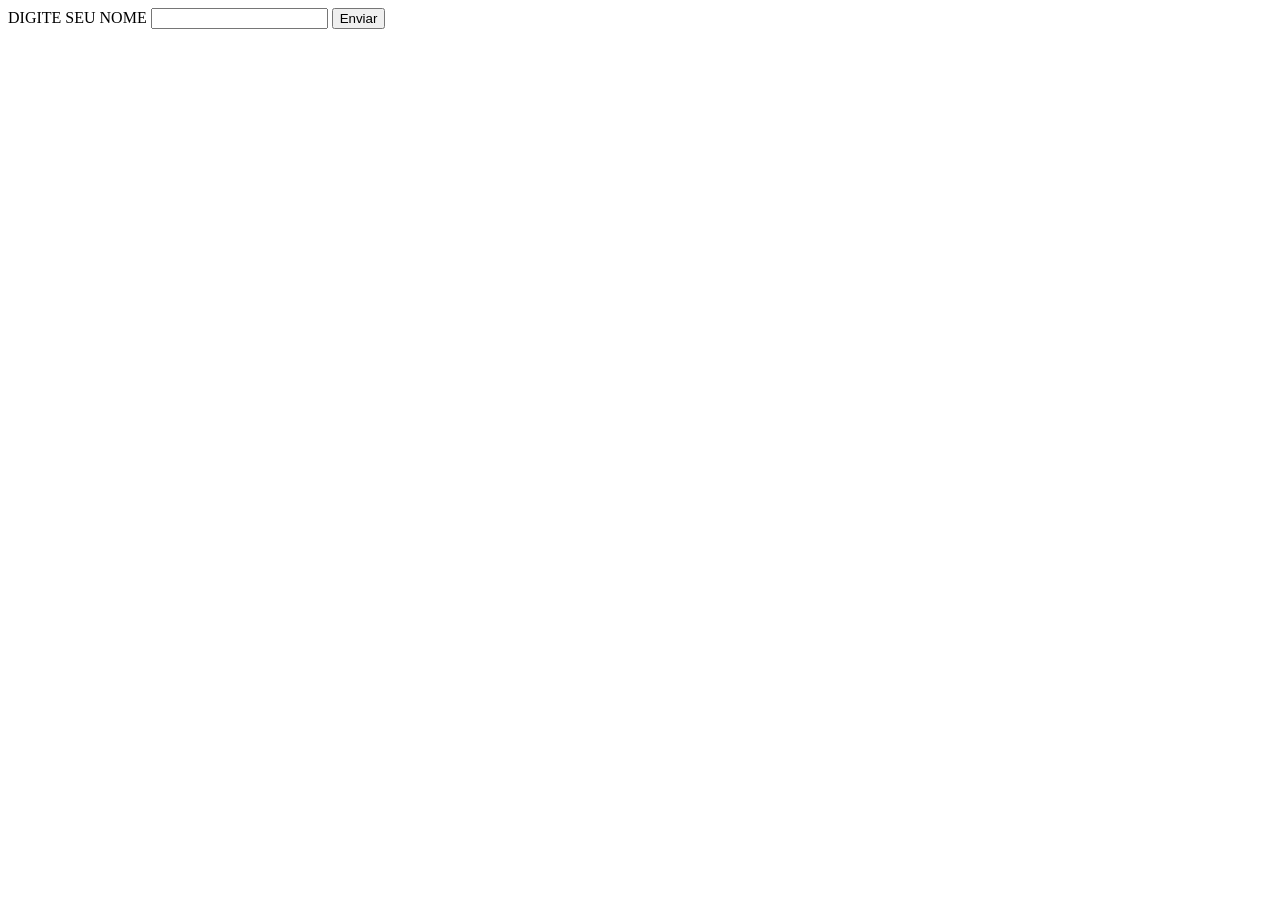
<file: atividade_2/index.html>
<!DOCTYPE html>
<html lang="en">
<head>
    <meta charset="UTF-8">
    <meta name="viewport" content="width=device-width, initial-scale=1.0">
    <title>Document</title>
</head>
<body>
    
    <form action="submit" id="form-contato">

        <label for="nome">DIGITE SEU NOME</label>
        <input type="text" id="nome">

        <input type="submit" name="" id="" value="Enviar" />
    </form>


    <script>
  const formulario = document.querySelector(
"#form-contato");



  formulario.addEventListener("submit",
function (event) {
    event.preventDefault();
    const nome = document.querySelector("#nome").value
console.log(nome)
    alert("Mensagem enviada comsucesso!"+nome);
  });
</script>
</body>
</html>
</file>
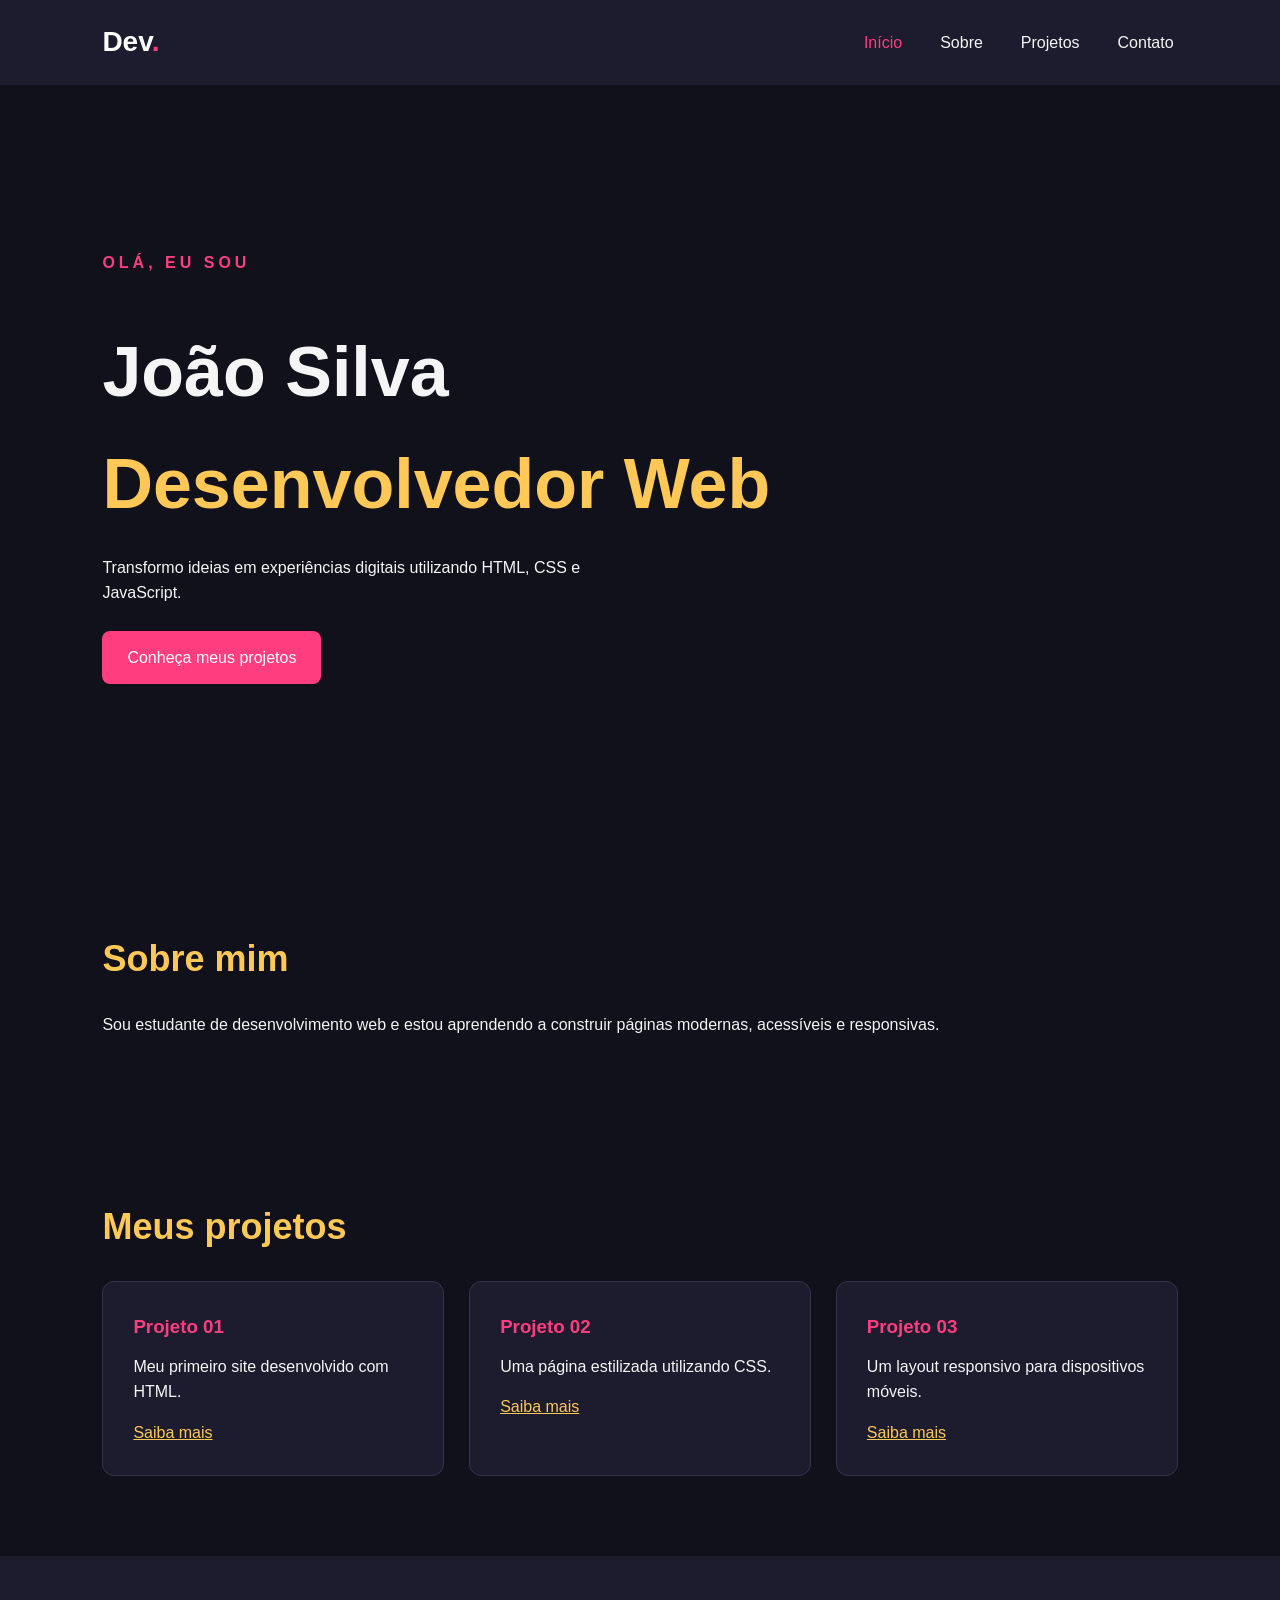
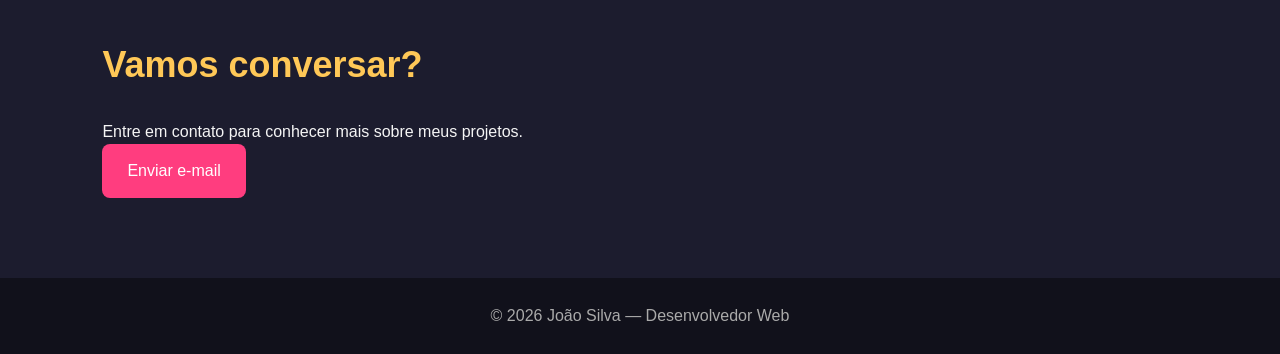
<file: aula_15/index.html>
<!DOCTYPE html>
<html lang="pt-BR">
<head>
    <meta charset="UTF-8">
    <meta name="viewport" content="width=device-width, initial-scale=1.0">

    <title>Meu Portfólio | Desenvolvedor</title>

    <link rel="stylesheet" href="style.css">
</head>
<body>
    <!-- CABEÇALHO -->
    <header class="topo">
        <a href="#inicio" class="marca">
            Dev<span>.</span>
        </a>
        <!-- CHECKBOX HACK -->
        <input
            type="checkbox"
            id="menu-toggle"
            class="menu-toggle"
        >
        <!-- BOTÃO HAMBÚRGUER -->
        <label
            for="menu-toggle"
            class="menu-botao"
            aria-label="Abrir ou fechar menu de navegação"
        >
            ☰
        </label>

        <!-- NAVEGAÇÃO -->
        <nav aria-label="Navegação principal">

            <ul class="menu">

                <li>
                    <a href="#inicio" aria-current="page">
                        Início
                    </a>
                </li>

                <li>
                    <a href="#sobre">
                        Sobre
                    </a>
                </li>

                <li>
                    <a href="#projetos">
                        Projetos
                    </a>
                </li>

                <li>
                    <a href="#contato">
                        Contato
                    </a>
                </li>

            </ul>

        </nav>

    </header>

    <!-- CONTEÚDO PRINCIPAL -->
    <main>

        <!-- INÍCIO -->
        <section id="inicio" class="inicio">

            <p class="destaque">OLÁ, EU SOU</p>

            <h1>
                João Silva
                <span>Desenvolvedor Web</span>
            </h1>

            <p>
                Transformo ideias em experiências digitais
                utilizando HTML, CSS e JavaScript.
            </p>

            <a href="#projetos" class="botao">
                Conheça meus projetos
            </a>

        </section>

        <!-- SOBRE -->
        <section id="sobre" class="secao">

            <h2>Sobre mim</h2>

            <p>
                Sou estudante de desenvolvimento web e estou
                aprendendo a construir páginas modernas,
                acessíveis e responsivas.
            </p>

        </section>

        <!-- PROJETOS -->
        <section id="projetos" class="secao">

            <h2>Meus projetos</h2>

            <div class="projetos">

                <article class="card">
                    <h3>Projeto 01</h3>
                    <p>Meu primeiro site desenvolvido com HTML.</p>
                    <a href="#contato">Saiba mais</a>
                </article>

                <article class="card">
                    <h3>Projeto 02</h3>
                    <p>Uma página estilizada utilizando CSS.</p>
                    <a href="#contato">Saiba mais</a>
                </article>

                <article class="card">
                    <h3>Projeto 03</h3>
                    <p>Um layout responsivo para dispositivos móveis.</p>
                    <a href="#contato">Saiba mais</a>
                </article>

            </div>

        </section>

        <!-- CONTATO -->
        <section id="contato" class="secao contato">

            <h2>Vamos conversar?</h2>

            <p>
                Entre em contato para conhecer mais sobre
                meus projetos.
            </p>

            <a href="mailto:contato@email.com" class="botao">
                Enviar e-mail
            </a>

        </section>

    </main>

    <!-- RODAPÉ -->
    <footer>
        <p>© 2026 João Silva — Desenvolvedor Web</p>
    </footer>

</body>
</html>
</file>
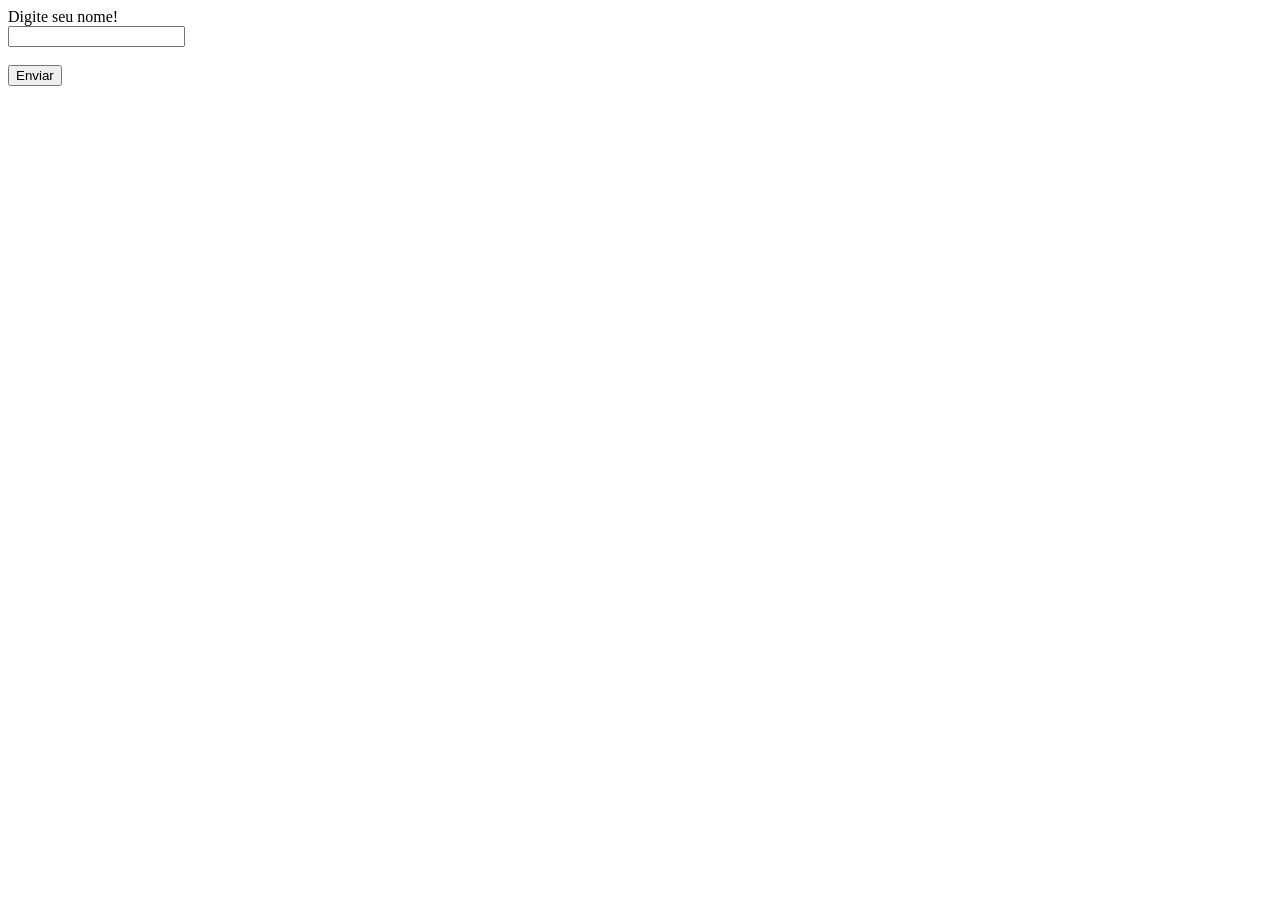
<file: aula_10/exemplo/exemplo_01.html>
<!DOCTYPE html>
<html lang="en">
<head>
    <meta charset="UTF-8">
    <meta name="viewport" content="width=device-width, initial-scale=1.0">
    <title>Document</title>
</head>
<body>

    <form action="submit" id="formulario">
        <label for="nome">Digite seu nome!</label><br>
        <input type="text" id="nome"><br><br>
        <input type="submit" value="Enviar">
    </form>
    <script>
        const form = document.querySelector("#formulario")
        form.addEventListener("submit",
            function(event){
                event.preventDefault()
                const nome = document.querySelector("#nome").value
                alert("Formulario preenchido com sucesso!" + nome)
            }
        )
    </script>
    
</body>
</html>
</file>
<file: aula_15/style.css>
/* =================================
   1. CONFIGURAÇÕES GERAIS
================================= */

* {
    margin: 0;
    padding: 0;
    box-sizing: border-box;
}

html {
    scroll-behavior: smooth;
}

body {
    font-family: Arial, sans-serif;
    background: #11111b;
    color: #f5f5f5;
    line-height: 1.6;
}

/* =================================
   2. CABEÇALHO E MENU
================================= */

.topo {
    background: #1c1c2e;
    padding: 20px 8%;

    display: flex;
    justify-content: space-between;
    align-items: center;
}

.marca {
    font-size: 28px;
    font-weight: bold;
    color: white;
    text-decoration: none;
}

.marca span {
    color: #ff3d7f;
}

/* LISTA DO MENU */

.menu {
    list-style: none;

    display: flex;
    gap: 30px;
}

/* LINKS */

.menu a {
    position: relative;
    display: inline-block;

    color: #f5f5f5;
    text-decoration: none;

    padding: 8px 4px;

    transition: color .3s;
}

/* =================================
   3. PSEUDO-CLASSES
================================= */

/* QUANDO O MOUSE PASSA */

.menu a:hover {
    color: #ffc857;
}

/* QUANDO O LINK É PRESSIONADO */

.menu a:active {
    transform: translateY(2px);
}

/* QUANDO RECEBE FOCO */

.menu a:focus {
    color: #ffc857;
}

/* FOCO VISÍVEL PELO TECLADO */

.menu a:focus-visible {
    outline: 3px solid #ffc857;
    outline-offset: 5px;
    border-radius: 4px;
}

/* PÁGINA ATUAL */

.menu a[aria-current="page"] {
    color: #ff3d7f;
}

/* =================================
   4. PSEUDO-ELEMENTOS
================================= */

/* LINHA DECORATIVA */

.menu a::after {
    content: "";

    position: absolute;
    left: 0;
    bottom: -3px;

    width: 0;
    height: 3px;

    background: #ffc857;

    transition: width .3s;
}

/* LINHA APARECE NO HOVER E FOCO */

.menu a:hover::after,
.menu a:focus-visible::after {
    width: 100%;
}

/* =================================
   5. SEÇÃO INICIAL
================================= */

.inicio {
    min-height: 85vh;
    padding: 100px 8%;

    display: flex;
    flex-direction: column;
    justify-content: center;
    align-items: flex-start;
}

.destaque {
    color: #ff3d7f;
    font-weight: bold;
    letter-spacing: 4px;
}

.inicio h1 {
    font-size: clamp(40px, 6vw, 70px);
    margin: 15px 0;
}

.inicio h1 span {
    display: block;
    color: #ffc857;
}

.inicio p {
    max-width: 550px;
    margin-bottom: 25px;
}

/* =================================
   6. BOTÕES
================================= */

.botao {
    position: relative;

    display: inline-block;

    padding: 14px 25px;

    background: #ff3d7f;
    color: white;

    text-decoration: none;
    border-radius: 8px;

    transition: .3s;
}

.botao:hover {
    background: #ffc857;
    color: #11111b;
    transform: translateY(-3px);
}

.botao:focus-visible {
    outline: 3px solid #ffc857;
    outline-offset: 5px;
}

.botao:active {
    transform: scale(.96);
}

/* =================================
   7. SEÇÕES
================================= */

.secao {
    padding: 80px 8%;
}

.secao h2 {
    font-size: 36px;
    color: #ffc857;
    margin-bottom: 25px;
}

/* =================================
   8. PROJETOS
================================= */

.projetos {
    display: grid;

    grid-template-columns:
        repeat(auto-fit, minmax(220px, 1fr));

    gap: 25px;
}

.card {
    background: #1c1c2e;
    padding: 30px;
    border-radius: 12px;

    border: 1px solid #33334a;

    transition: transform .3s, border-color .3s;
}

.card:hover {
    transform: translateY(-8px);
    border-color: #ff3d7f;
}

.card h3 {
    color: #ff3d7f;
    margin-bottom: 12px;
}

.card a {
    display: inline-block;
    margin-top: 15px;
    color: #ffc857;
}

.card a:focus-visible {
    outline: 3px solid #ffc857;
    outline-offset: 4px;
}

/* =================================
   9. CONTATO E RODAPÉ
================================= */

.contato {
    background: #1c1c2e;
}

footer {
    text-align: center;
    padding: 25px;
    color: #aaa;
}

/* =================================
   10. CHECKBOX HACK
================================= */

/* ESCONDE VISUALMENTE O CHECKBOX,
   MAS MANTÉM O ELEMENTO ACESSÍVEL */

.menu-toggle {
    position: absolute;
    width: 1px;
    height: 1px;
    opacity: 0;
}

/* FOCO NO CHECKBOX */

.menu-toggle:focus-visible + .menu-botao {
    outline: 3px solid #ffc857;
    outline-offset: 5px;
}

/* BOTÃO HAMBÚRGUER */

.menu-botao {
    display: none;
    font-size: 30px;
    cursor: pointer;
}

/* CHECKBOX MARCADO: ABRE O MENU */

.menu-toggle:checked ~ nav .menu {
    display: flex;
}

/* =================================
   11. RESPONSIVIDADE
================================= */

/* CELULARES E TABLETS */

@media (max-width: 767px) {

    .topo {
        position: relative;
        flex-wrap: wrap;
    }

    .menu-botao {
        display: block;
    }

    .menu {
        display: none;

        flex-direction: column;
        gap: 15px;

        width: 100%;
        padding-top: 25px;
    }

    .topo nav {
        width: 100%;
    }

    .menu-toggle:checked ~ nav .menu {
        display: flex;
    }

    .inicio {
        min-height: 75vh;
    }

    .secao {
        padding: 60px 8%;
    }

}
</file>
